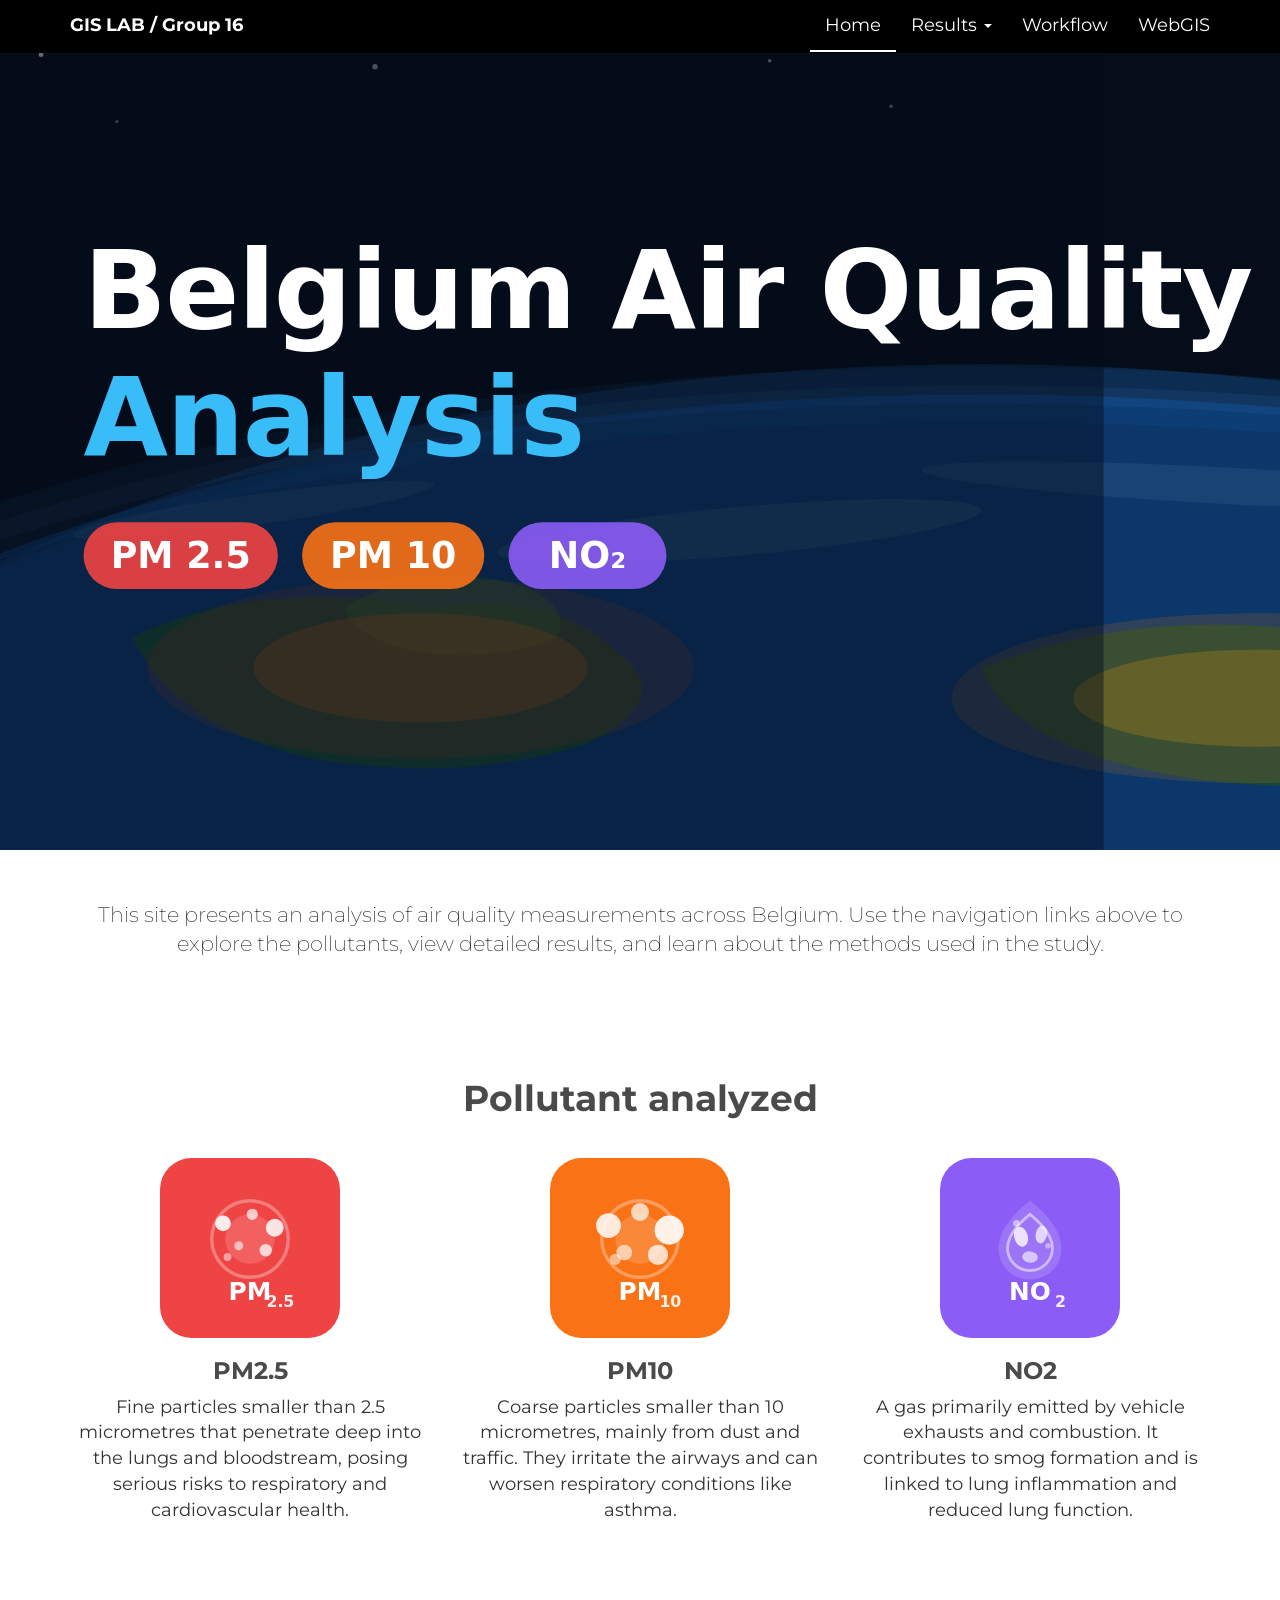
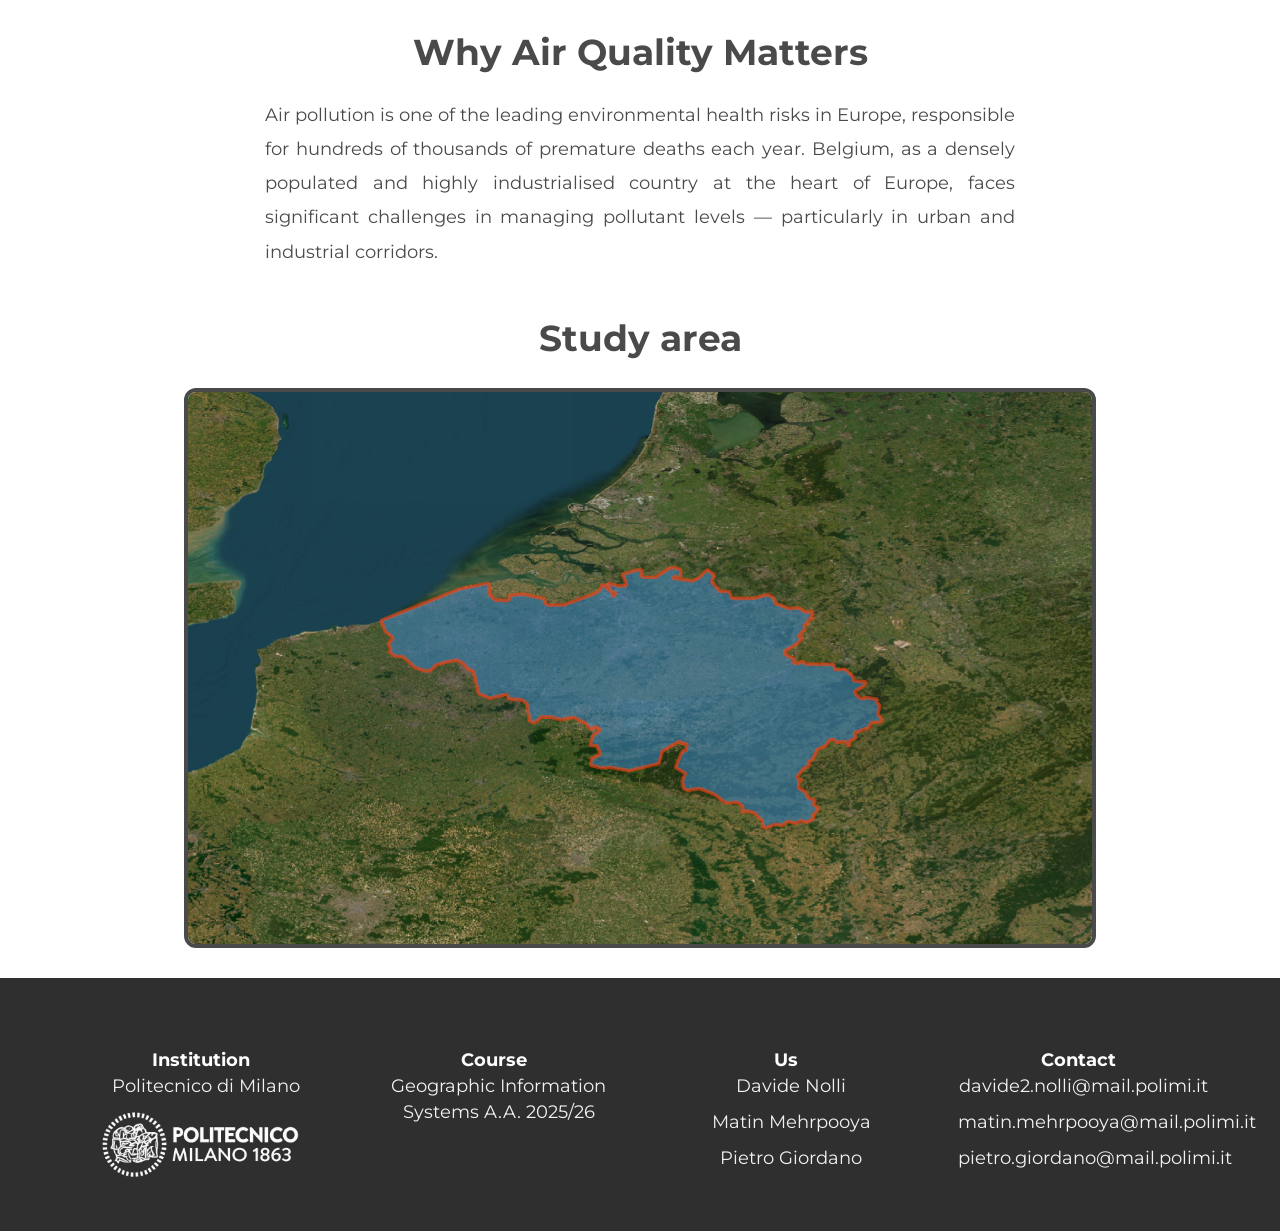
<file: index.html>
<!DOCTYPE html>
<html lang="en">
  <head>
    <meta charset="utf-8">
    <meta http-equiv="X-UA-Compatible" content="IE=edge">
    <meta name="viewport" content="width=device-width, initial-scale=1">
    <title>Belgium case study group 16</title>

    <link href="assets/css/bootstrap.css" rel="stylesheet">
    <link href="assets/css/style.css" rel="stylesheet">
    <link href="assets/css/font-awesome.min.css" rel="stylesheet">

    <style>
      /* Stile per centrare e spaziare i blocchi */
      .gallery {
          margin-bottom: 30px;
      }
      .gallery img {
          margin-bottom: 15px;
      }
    </style>
  </head>

  <body>

<div class="navbar navbar-default navbar-fixed-top" role="navigation">
  <div class="container">
    <div class="navbar-header">
      <button type="button" class="navbar-toggle" data-toggle="collapse" data-target=".navbar-collapse">
        <span class="sr-only">Toggle navigation</span>
        <span class="icon-bar"></span>
        <span class="icon-bar"></span>
        <span class="icon-bar"></span>
      </button>
      <a class="navbar-brand" href="index.html">GIS LAB / Group 16</a>
    </div>
    <div class="navbar-collapse collapse">
      <ul class="nav navbar-nav navbar-right">
        <li class="active"><a href="index.html">Home</a></li>
        <li class="dropdown">
          <a href="#" class="dropdown-toggle" data-toggle="dropdown">Results <span class="caret"></span></a>
          <ul class="dropdown-menu">
            <li><a href="pm10.html">PM10</a></li>
            <li><a href="pm2p5.html">PM2.5</a></li>
            <li><a href="no2.html">NO2</a></li>
          </ul>
        </li>
        <li><a href="workflow.html">Workflow</a></li>
        <li><a href="webgis.html">WebGIS</a></li>
      </ul>
    </div>
  </div>
</div>

<div id="headerwrap">
  <div class="container">
    <div class="row centered"></div>
  </div>
</div>

<div class="container" style="margin-top:50px;">
  <div class="row">
    <div class="col-lg-12 centered text-center">
      <p class="lead">This site presents an analysis of air quality measurements across Belgium. Use the navigation links above to explore the pollutants, view detailed results, and learn about the methods used in the study.</p>
    </div>
  </div>
</div>
 
<section id="works">
  <div class="container">
    <div class="row centered mt mb">
      <h1>Pollutant analyzed</h1>
      
      <div class="col-lg-4 col-md-4 col-sm-4 gallery text-center">
        <a href="pm2p5.html"><img src="assets/img/Icons/icon-pm25.svg" class="img-responsive center-block" alt="PM2.5 icon"></a>
        <div class="icon-description">
          <h3>PM2.5</h3>
          <p>Fine particles smaller than 2.5 micrometres that penetrate deep into the lungs and bloodstream, posing serious risks to respiratory and cardiovascular health.</p>
        </div>
      </div>

      <div class="col-lg-4 col-md-4 col-sm-4 gallery text-center">
        <a href="pm10.html"><img src="assets/img/Icons/icon-pm10.svg" class="img-responsive center-block" alt="PM10 icon"></a>
        <div class="icon-description">
          <h3>PM10</h3>
          <p>Coarse particles smaller than 10 micrometres, mainly from dust and traffic. They irritate the airways and can worsen respiratory conditions like asthma.</p>
        </div>
      </div>

      <div class="col-lg-4 col-md-4 col-sm-4 gallery text-center">
        <a href="no2.html"><img src="assets/img/Icons/icon-no2.svg" class="img-responsive center-block" alt="NO2 icon"></a>
        <div class="icon-description">
          <h3>NO2</h3>
          <p>A gas primarily emitted by vehicle exhausts and combustion. It contributes to smog formation and is linked to lung inflammation and reduced lung function.</p>
        </div>
      </div>
      
    </div>
  </div>
</section>

<div class="container intro-section">
  <div class="row">
    <div class="col-lg-8 col-lg-offset-2 text-center">
      <h2>Why Air Quality Matters</h2>
      <p class="lead">
        Air pollution is one of the leading environmental health risks in Europe, responsible for 
        hundreds of thousands of premature deaths each year. Belgium, as a densely populated and 
        highly industrialised country at the heart of Europe, faces significant challenges in 
        managing pollutant levels — particularly in urban and industrial corridors.
      </p>
    </div>
  </div>
</div>

<div class="container">
  <div class="row">
    <div class="col-lg-12 centered text-center">
      <h1 class="mt" style="margin-bottom: 30px; margin-top: -15px;">Study area</h1>
      <img src="assets/img/map.png" alt="Study area - Belgium" style="width:80%; max-width:80%; height:560px; object-fit:cover; margin-bottom:30px; border: 4px solid #4a4a4a; border-radius:12px; display:inline-block;">
    </div>
  </div>
</div>
 
 <!-- ── FOOTER ── -->
  <div id="footerwrap">
    <div class="container">
      <div class="row centered">
        <div class="col-lg-3">
          <div class="footer-label"><strong>Institution</strong></div>
          <p class="footer-val">Politecnico di Milano</p>
          <img src="assets/img/logo-polimi.png" style="width:200px">

        </div>
        <div class="col-lg-3">
          <div class="footer-label"><strong>Course</strong></div>
          <p class="footer-val">Geographic Information Systems A.A. 2025/26</p>
        </div>
        <div class="col-lg-3">
          <div class="footer-label"><strong>Us</strong></div>
          <p class="footer-val">Davide Nolli</p>
          <p class="footer-val">Matin Mehrpooya</p>
          <p class="footer-val">Pietro Giordano</p>
        </div>
        <div class="col-lg-3">
          <div class="footer-label"><strong>Contact</strong></div>
          <p class="footer-val">davide2.nolli@mail.polimi.it</p>
          <p class="footer-val">matin.mehrpooya@mail.polimi.it</p>
          <p class="footer-val">pietro.giordano@mail.polimi.it</p>
      </div>
    </div>
  </div>

<script src="https://ajax.googleapis.com/ajax/libs/jquery/1.11.0/jquery.min.js"></script>
<script src="assets/js/bootstrap.min.js"></script>
</body>
</html>
</file>
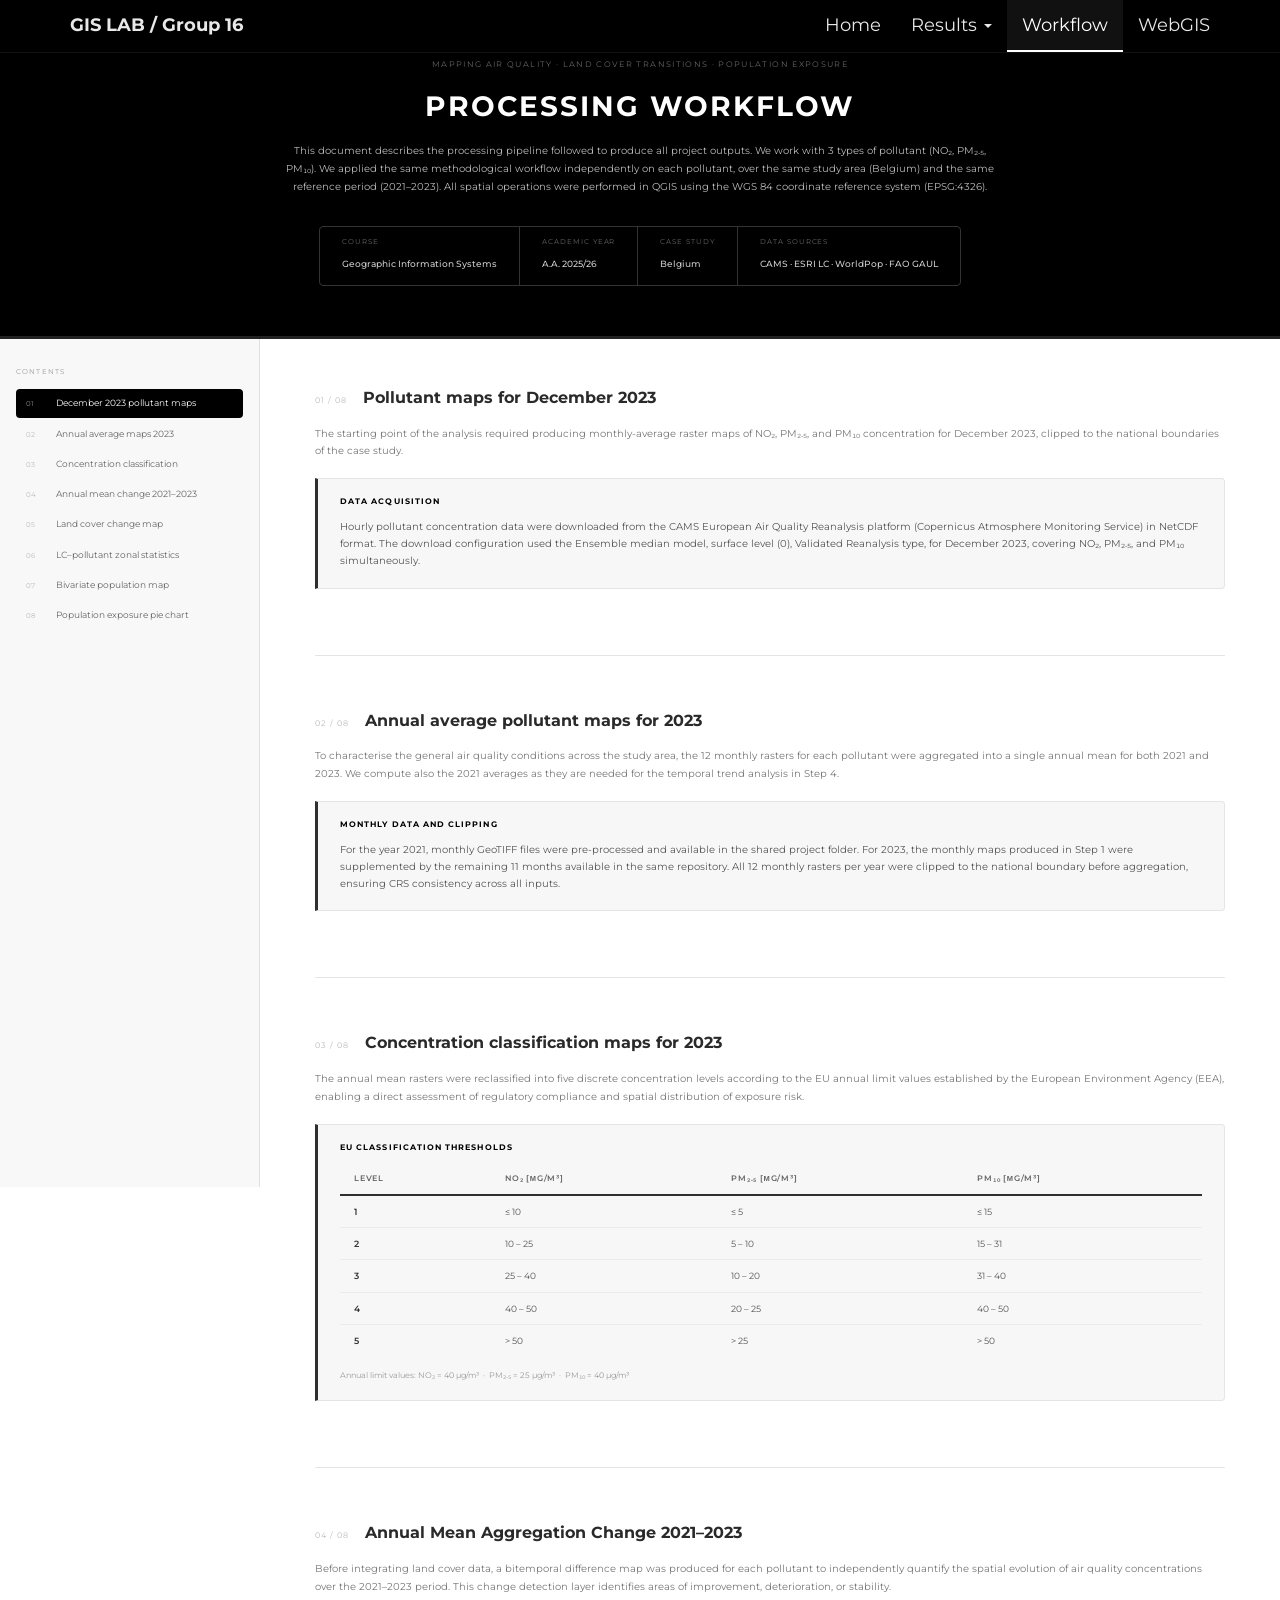
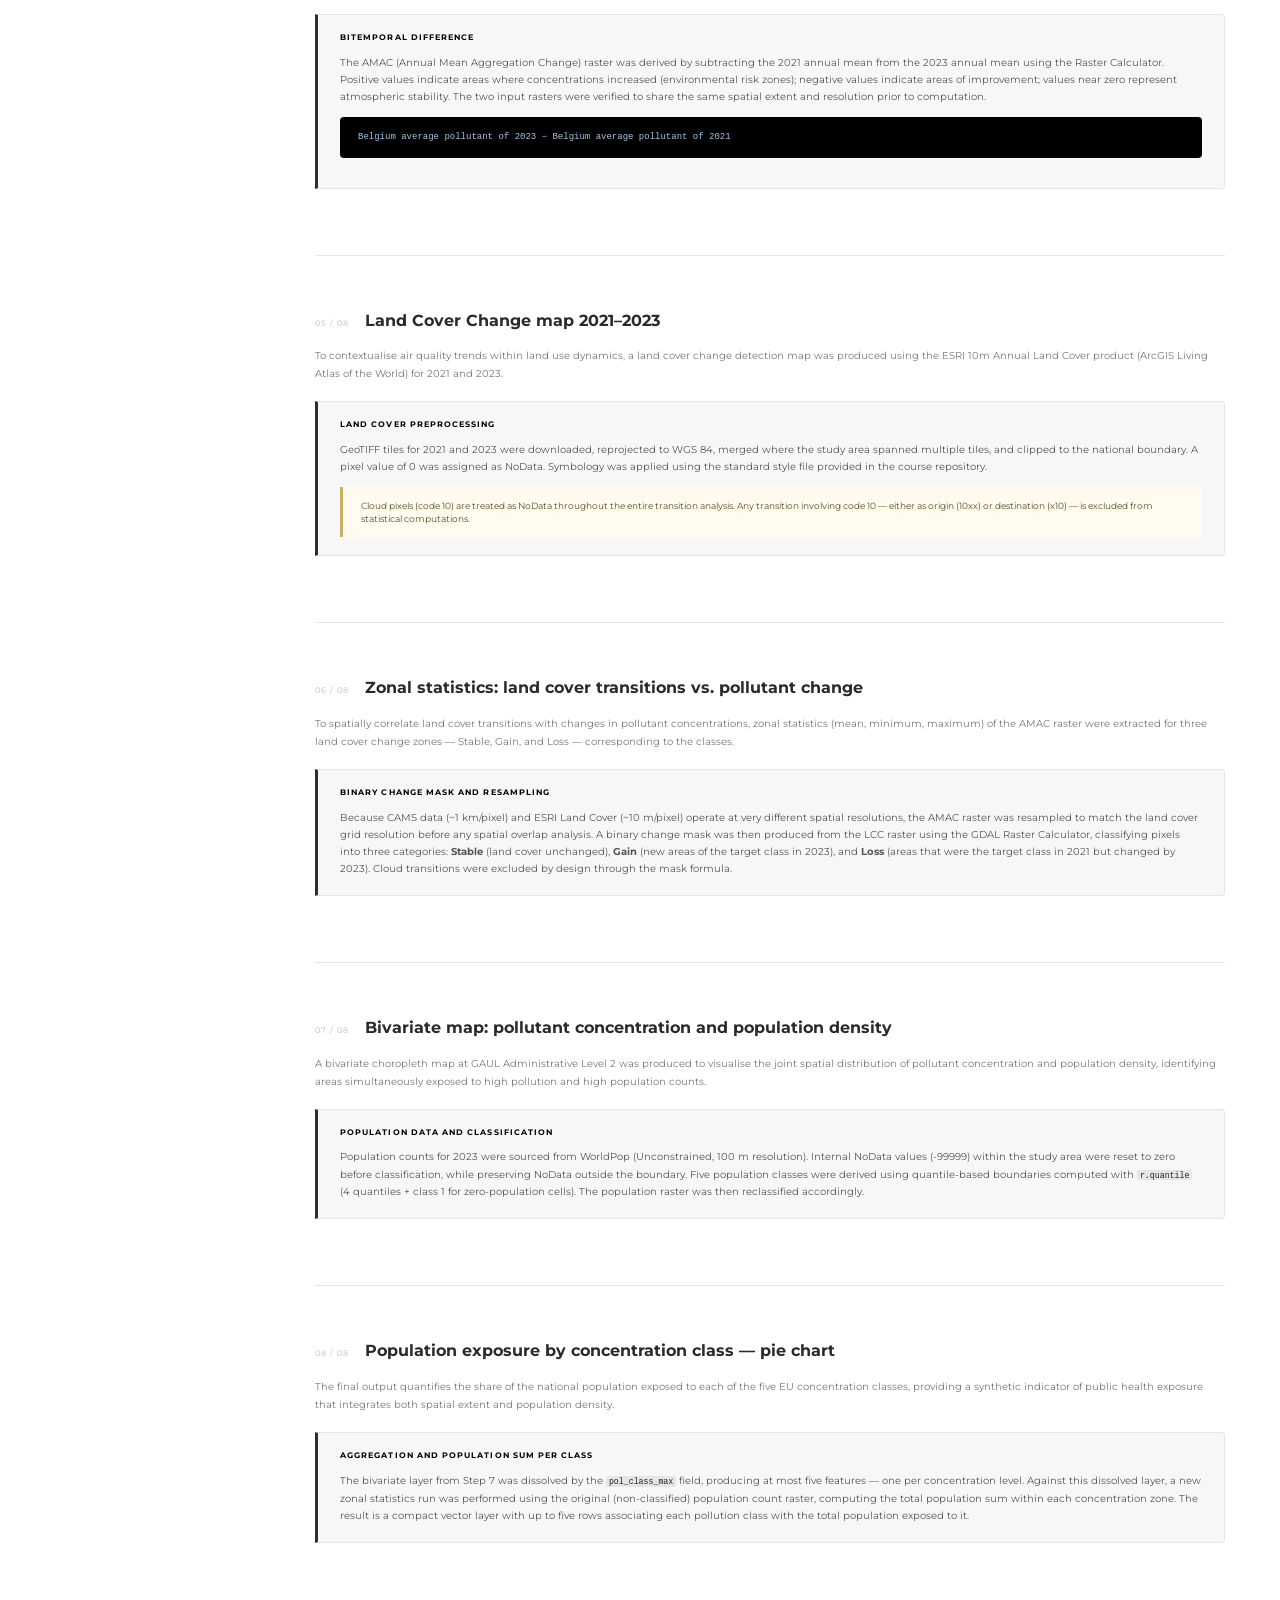
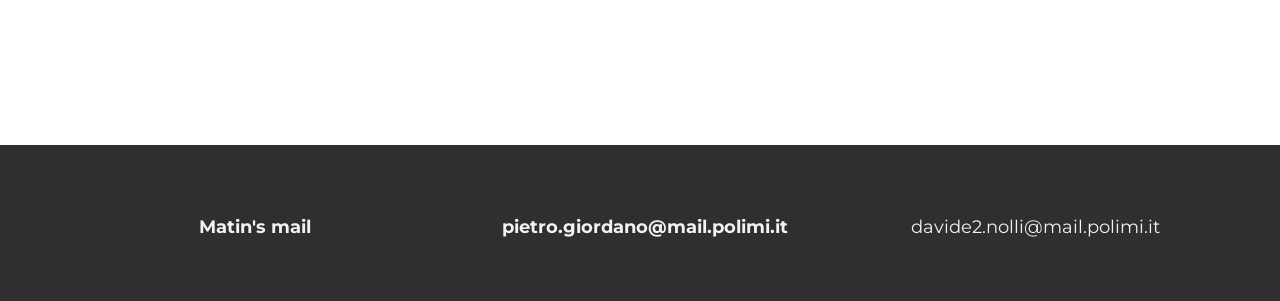
<file: workflow nuovo.html>
<!DOCTYPE html>
<html lang="en">
<head>
  <meta charset="utf-8">
  <meta http-equiv="X-UA-Compatible" content="IE=edge">
  <meta name="viewport" content="width=device-width, initial-scale=1">
  <title>Workflow — GIS Project 2025/26</title>

  <link href="assets/css/bootstrap.css" rel="stylesheet">
  <link href="assets/css/style.css" rel="stylesheet">
  <link href="assets/css/font-awesome.min.css" rel="stylesheet">

  <style>
    /* ── NAVBAR grey override ── */
    .navbar-default {
      background-color: #000 !important;
      border-color: #111 !important;
    }
    .navbar-default .navbar-brand,
    .navbar-default .nav > li > a {
      color: #e8e8e8 !important;
    }
    .navbar-default .navbar-brand:hover,
    .navbar-default .nav > li > a:hover {
      color: #fff !important;
      background-color: #222 !important;
    }
    .navbar-default .nav > li.active > a,
    .navbar-default .nav > li.active > a:hover {
      color: #fff !important;
      background-color: #111 !important;
    }
    .navbar-default .navbar-toggle { border-color: #555; }
    .navbar-default .navbar-toggle .icon-bar { background-color: #ccc; }
    .navbar-default .dropdown-menu {
      background-color: #000;
      border-color: #111;
    }
    .navbar-default .dropdown-menu > li > a {
      color: #e8e8e8 !important;
    }
    .navbar-default .dropdown-menu > li > a:hover {
      background-color: #222 !important;
      color: #fff !important;
    }

    /* ── HERO BANNER ── */
    #workflow-hero {
      background: #000;
      padding: 60px 0 50px;
      text-align: center;
      border-bottom: 3px solid #222;
      margin-bottom: 0;
    }
    #workflow-hero .mono-tag {
      font-size: 0.75rem;
      letter-spacing: 0.18em;
      text-transform: uppercase;
      color: #666;
      margin-bottom: 16px;
    }
    #workflow-hero h1 {
      font-size: 2.8rem;
      font-weight: 700;
      color: #fff;
      letter-spacing: 2px;
      text-transform: uppercase;
      margin-bottom: 20px;
    }
    #workflow-hero p {
      color: #bbb;
      font-size: 1rem;
      max-width: 720px;
      margin: 0 auto 30px;
      line-height: 1.8;
    }
    .meta-strip {
      display: inline-flex;
      flex-wrap: wrap;
      justify-content: center;
      gap: 0;
      border: 1px solid #333;
      border-radius: 4px;
      overflow: hidden;
    }
    .meta-strip .meta-item {
      padding: 10px 22px;
      border-right: 1px solid #333;
      text-align: left;
    }
    .meta-strip .meta-item:last-child { border-right: none; }
    .meta-strip .meta-key {
      font-size: 0.68rem;
      letter-spacing: 0.14em;
      text-transform: uppercase;
      color: #666;
      display: block;
      margin-bottom: 3px;
    }
    .meta-strip .meta-val {
      font-size: 0.88rem;
      color: #ccc;
      font-weight: 500;
    }

    /* ── PAGE LAYOUT ── */
    #page-body {
      display: flex;
      align-items: flex-start;
    }

    /* ── SIDEBAR ── */
    #toc-sidebar {
      width: 260px;
      flex-shrink: 0;
      position: sticky;
      top: 52px;
      height: calc(100vh - 52px);
      overflow-y: auto;
      background: #f8f8f8;
      border-right: 1px solid #e0e0e0;
      padding: 28px 16px;
    }
    .toc-label {
      font-size: 0.72rem;
      letter-spacing: 0.16em;
      text-transform: uppercase;
      color: #999;
      margin-bottom: 12px;
    }
    .toc-list { list-style: none; padding: 0; margin: 0; }
    .toc-list li { margin-bottom: 2px; }
    .toc-list a {
      display: flex;
      align-items: flex-start;
      gap: 10px;
      padding: 8px 10px;
      border-radius: 4px;
      font-size: 0.88rem;
      color: #666;
      text-decoration: none;
      transition: background 0.12s, color 0.12s;
      line-height: 1.4;
    }
    .toc-list a:hover { background: #ebebeb; color: #333; }
    .toc-list a.active { background: #000; color: #fff; }
    .toc-num {
      font-size: 0.7rem;
      color: #bbb;
      flex-shrink: 0;
      margin-top: 2px;
      min-width: 20px;
    }
    .toc-list a.active .toc-num { color: #888; }

    /* ── MAIN CONTENT ── */
    #main-content {
      flex: 1;
      padding: 50px 55px 80px;
      min-width: 0;
    }

    /* ── STEP ── */
    .step-section {
      margin-bottom: 56px;
      padding-bottom: 56px;
      border-bottom: 1px solid #e5e5e5;
      opacity: 0;
      transform: translateY(14px);
      transition: opacity 0.45s ease, transform 0.45s ease;
    }
    .step-section:last-child { border-bottom: none; }
    .step-section.visible { opacity: 1; transform: none; }

    .step-header {
      display: flex;
      align-items: baseline;
      gap: 16px;
      margin-bottom: 18px;
    }
    .step-counter {
      font-size: 0.78rem;
      letter-spacing: 0.12em;
      color: #bbb;
      flex-shrink: 0;
      padding-top: 5px;
    }
    .step-section h2 {
      font-size: 1.6rem;
      font-weight: 700;
      color: #2a2a2a;
      margin: 0;
    }
    .step-context {
      color: #777;
      font-size: 0.97rem;
      line-height: 1.85;
      margin-bottom: 18px;
    }

    /* ── PANEL ── */
    .info-panel {
      background: #f7f7f7;
      border: 1px solid #e5e5e5;
      border-left: 3px solid #2f2f2f;
      border-radius: 0 4px 4px 0;
      padding: 18px 22px;
      margin-bottom: 10px;
    }
    .panel-label {
      font-size: 0.76rem;
      letter-spacing: 0.14em;
      text-transform: uppercase;
      color: #000;
      margin-bottom: 10px;
      font-weight: 700;
    }
    .info-panel p {
      font-size: 0.95rem;
      color: #555;
      line-height: 1.8;
      margin: 0;
    }
    .info-panel p + p { margin-top: 8px; }

    /* ── TABLE ── */
    .tbl-wrap { overflow-x: auto; margin: 12px 0; }
    .tbl-wrap table {
      width: 100%;
      border-collapse: collapse;
      font-size: 0.92rem;
    }
    .tbl-wrap thead tr { border-bottom: 2px solid #2f2f2f; }
    .tbl-wrap th {
      font-size: 0.75rem;
      letter-spacing: 0.1em;
      text-transform: uppercase;
      color: #666;
      padding: 9px 14px;
      font-weight: 600;
      text-align: left;
    }
    .tbl-wrap td {
      padding: 9px 14px;
      border-bottom: 1px solid #ececec;
      color: #555;
    }
    .tbl-wrap tr:last-child td { border-bottom: none; }
    .tbl-wrap td:first-child {
      font-weight: 600;
      color: #333;
    }
    .tbl-wrap tbody tr:hover { background: #fafafa; }

    /* ── CODE / FORMULA ── */
    code {
      font-size: 0.87em;
      background: rgba(0,0,0,0.07);
      padding: 0.1em 0.35em;
      border-radius: 2px;
      color: #222;
    }
    .formula-block {
      background: #000;
      color: #a8c4e0;
      font-family: 'Courier New', Courier, monospace;
      font-size: 0.9rem;
      padding: 14px 18px;
      border-radius: 4px;
      margin: 12px 0;
      overflow-x: auto;
    }

    /* ── NOTE ── */
    .note {
      border-left: 3px solid #c8b060;
      background: #fffbef;
      padding: 12px 18px;
      margin-top: 12px;
      font-size: 0.92rem;
      color: #5a5020;
      border-radius: 0 3px 3px 0;
    }

    /* ── RESPONSIVE ── */
    @media (max-width: 768px) {
      #toc-sidebar { display: none; }
      #main-content { padding: 28px 18px 60px; }
      #workflow-hero h1 { font-size: 1.9rem; letter-spacing: 1px; }
      .meta-strip .meta-item { border-right: none; border-bottom: 1px solid #555; }
      .meta-strip .meta-item:last-child { border-bottom: none; }
    }
  </style>
</head>
<body>

  <!-- ── NAVBAR (identical to site) ── -->
  <div class="navbar navbar-default navbar-fixed-top" role="navigation">
    <div class="container">
      <div class="navbar-header">
        <button type="button" class="navbar-toggle" data-toggle="collapse" data-target=".navbar-collapse">
          <span class="sr-only">Toggle navigation</span>
          <span class="icon-bar"></span>
          <span class="icon-bar"></span>
          <span class="icon-bar"></span>
        </button>
        <a class="navbar-brand" href="index.html">GIS LAB / Group 16</a>
      </div>
      <div class="navbar-collapse collapse">
        <ul class="nav navbar-nav navbar-right">
          <li><a href="index.html">Home</a></li>
          <li class="dropdown">
            <a href="#" class="dropdown-toggle" data-toggle="dropdown">Results <span class="caret"></span></a>
            <ul class="dropdown-menu">
              <li><a href="pm10.html">PM10</a></li>
              <li><a href="#works">PM2.5</a></li>
              <li><a href="no2.html">NO2</a></li>
            </ul>
          </li>
          <li class="active"><a href="workflow.html">Workflow</a></li>
          <li><a href="webgis.html">WebGIS</a></li>
        </ul>
      </div>
    </div>
  </div>

  <!-- ── HERO ── -->
  <div id="workflow-hero">
    <div class="mono-tag">Mapping Air Quality · Land Cover Transitions · Population Exposure</div>
    <h1>Processing Workflow</h1>
    <p>This document describes the processing pipeline followed to produce all project outputs. We work with 3 types of pollutant (NO₂, PM₂.₅, PM₁₀). We applied the same methodological workflow independently on each pollutant, over the same study area (Belgium) and the same reference period (2021–2023). All spatial operations were performed in QGIS using the WGS 84 coordinate reference system (EPSG:4326).</p>
    <div class="meta-strip">
      <div class="meta-item">
        <span class="meta-key">Course</span>
        <span class="meta-val">Geographic Information Systems</span>
      </div>
      <div class="meta-item">
        <span class="meta-key">Academic year</span>
        <span class="meta-val">A.A. 2025/26</span>
      </div>
      <div class="meta-item">
        <span class="meta-key">Case study</span>
        <span class="meta-val">Belgium</span>
      </div>
      <div class="meta-item">
        <span class="meta-key">Data sources</span>
        <span class="meta-val">CAMS · ESRI LC · WorldPop · FAO GAUL</span>
      </div>
    </div>
  </div>

  <!-- ── BODY ── -->
  <div id="page-body">

    <nav id="toc-sidebar">
      <div class="toc-label">Contents</div>
      <ul class="toc-list">
        <li><a href="#step1" class="toc-link"><span class="toc-num">01</span>December 2023 pollutant maps</a></li>
        <li><a href="#step2" class="toc-link"><span class="toc-num">02</span>Annual average maps 2023</a></li>
        <li><a href="#step3" class="toc-link"><span class="toc-num">03</span>Concentration classification</a></li>
        <li><a href="#step4" class="toc-link"><span class="toc-num">04</span>Annual mean change 2021–2023</a></li>
        <li><a href="#step5" class="toc-link"><span class="toc-num">05</span>Land cover change map</a></li>
        <li><a href="#step6" class="toc-link"><span class="toc-num">06</span>LC–pollutant zonal statistics</a></li>
        <li><a href="#step7" class="toc-link"><span class="toc-num">07</span>Bivariate population map</a></li>
        <li><a href="#step8" class="toc-link"><span class="toc-num">08</span>Population exposure pie chart</a></li>
      </ul>
    </nav>

    <main id="main-content">

      <section class="step-section" id="step1">
        <div class="step-header">
          <span class="step-counter">01 / 08</span>
          <h2>Pollutant maps for December 2023</h2>
        </div>
        <p class="step-context">The starting point of the analysis required producing monthly-average raster maps of NO₂, PM₂.₅, and PM₁₀ concentration for December 2023, clipped to the national boundaries of the case study.</p>
        <div class="info-panel">
          <div class="panel-label">Data acquisition</div>
          <p>Hourly pollutant concentration data were downloaded from the CAMS European Air Quality Reanalysis platform (Copernicus Atmosphere Monitoring Service) in NetCDF format. The download configuration used the Ensemble median model, surface level (0), Validated Reanalysis type, for December 2023, covering NO₂, PM₂.₅, and PM₁₀ simultaneously.</p>
        </div>
      </section>

      <section class="step-section" id="step2">
        <div class="step-header">
          <span class="step-counter">02 / 08</span>
          <h2>Annual average pollutant maps for 2023</h2>
        </div>
        <p class="step-context">To characterise the general air quality conditions across the study area, the 12 monthly rasters for each pollutant were aggregated into a single annual mean for both 2021 and 2023. We compute also the 2021 averages as they are needed for the temporal trend analysis in Step 4.</p>
        <div class="info-panel">
          <div class="panel-label">Monthly data and clipping</div>
          <p>For the year 2021, monthly GeoTIFF files were pre-processed and available in the shared project folder. For 2023, the monthly maps produced in Step 1 were supplemented by the remaining 11 months available in the same repository. All 12 monthly rasters per year were clipped to the national boundary before aggregation, ensuring CRS consistency across all inputs.</p>
        </div>
      </section>

      <section class="step-section" id="step3">
        <div class="step-header">
          <span class="step-counter">03 / 08</span>
          <h2>Concentration classification maps for 2023</h2>
        </div>
        <p class="step-context">The annual mean rasters were reclassified into five discrete concentration levels according to the EU annual limit values established by the European Environment Agency (EEA), enabling a direct assessment of regulatory compliance and spatial distribution of exposure risk.</p>
        <div class="info-panel">
          <div class="panel-label">EU classification thresholds</div>
          <div class="tbl-wrap">
            <table>
              <thead>
                <tr><th>Level</th><th>NO₂ [µg/m³]</th><th>PM₂.₅ [µg/m³]</th><th>PM₁₀ [µg/m³]</th></tr>
              </thead>
              <tbody>
                <tr><td>1</td><td>≤ 10</td><td>≤ 5</td><td>≤ 15</td></tr>
                <tr><td>2</td><td>10 – 25</td><td>5 – 10</td><td>15 – 31</td></tr>
                <tr><td>3</td><td>25 – 40</td><td>10 – 20</td><td>31 – 40</td></tr>
                <tr><td>4</td><td>40 – 50</td><td>20 – 25</td><td>40 – 50</td></tr>
                <tr><td>5</td><td>&gt; 50</td><td>&gt; 25</td><td>&gt; 50</td></tr>
              </tbody>
            </table>
          </div>
          <p style="margin-top:8px; font-size:0.8rem; color:#999;">Annual limit values: NO₂ = 40 µg/m³ &nbsp;·&nbsp; PM₂.₅ = 25 µg/m³ &nbsp;·&nbsp; PM₁₀ = 40 µg/m³</p>
        </div>
      </section>

      <section class="step-section" id="step4">
        <div class="step-header">
          <span class="step-counter">04 / 08</span>
          <h2>Annual Mean Aggregation Change 2021–2023</h2>
        </div>
        <p class="step-context">Before integrating land cover data, a bitemporal difference map was produced for each pollutant to independently quantify the spatial evolution of air quality concentrations over the 2021–2023 period. This change detection layer identifies areas of improvement, deterioration, or stability.</p>
        <div class="info-panel">
          <div class="panel-label">Bitemporal difference</div>
          <p>The AMAC (Annual Mean Aggregation Change) raster was derived by subtracting the 2021 annual mean from the 2023 annual mean using the Raster Calculator. Positive values indicate areas where concentrations increased (environmental risk zones); negative values indicate areas of improvement; values near zero represent atmospheric stability. The two input rasters were verified to share the same spatial extent and resolution prior to computation.</p>
          <div class="formula-block">Belgium average pollutant of 2023 − Belgium average pollutant of 2021</div>
        </div>
      </section>

      <section class="step-section" id="step5">
        <div class="step-header">
          <span class="step-counter">05 / 08</span>
          <h2>Land Cover Change map 2021–2023</h2>
        </div>
        <p class="step-context">To contextualise air quality trends within land use dynamics, a land cover change detection map was produced using the ESRI 10m Annual Land Cover product (ArcGIS Living Atlas of the World) for 2021 and 2023.</p>
        <div class="info-panel">
          <div class="panel-label">Land cover preprocessing</div>
          <p>GeoTIFF tiles for 2021 and 2023 were downloaded, reprojected to WGS 84, merged where the study area spanned multiple tiles, and clipped to the national boundary. A pixel value of 0 was assigned as NoData. Symbology was applied using the standard style file provided in the course repository.</p>
          <div class="note">Cloud pixels (code 10) are treated as NoData throughout the entire transition analysis. Any transition involving code 10 — either as origin (10xx) or destination (x10) — is excluded from statistical computations.</div>
        </div>
      </section>

      <section class="step-section" id="step6">
        <div class="step-header">
          <span class="step-counter">06 / 08</span>
          <h2>Zonal statistics: land cover transitions vs. pollutant change</h2>
        </div>
        <p class="step-context">To spatially correlate land cover transitions with changes in pollutant concentrations, zonal statistics (mean, minimum, maximum) of the AMAC raster were extracted for three land cover change zones — Stable, Gain, and Loss — corresponding to the classes.</p>
        <div class="info-panel">
          <div class="panel-label">Binary change mask and resampling</div>
          <p>Because CAMS data (~1 km/pixel) and ESRI Land Cover (~10 m/pixel) operate at very different spatial resolutions, the AMAC raster was resampled to match the land cover grid resolution before any spatial overlap analysis. A binary change mask was then produced from the LCC raster using the GDAL Raster Calculator, classifying pixels into three categories: <strong>Stable</strong> (land cover unchanged), <strong>Gain</strong> (new areas of the target class in 2023), and <strong>Loss</strong> (areas that were the target class in 2021 but changed by 2023). Cloud transitions were excluded by design through the mask formula.</p>
        </div>
      </section>

      <section class="step-section" id="step7">
        <div class="step-header">
          <span class="step-counter">07 / 08</span>
          <h2>Bivariate map: pollutant concentration and population density</h2>
        </div>
        <p class="step-context">A bivariate choropleth map at GAUL Administrative Level 2 was produced to visualise the joint spatial distribution of pollutant concentration and population density, identifying areas simultaneously exposed to high pollution and high population counts.</p>
        <div class="info-panel">
          <div class="panel-label">Population data and classification</div>
          <p>Population counts for 2023 were sourced from WorldPop (Unconstrained, 100 m resolution). Internal NoData values (-99999) within the study area were reset to zero before classification, while preserving NoData outside the boundary. Five population classes were derived using quantile-based boundaries computed with <code>r.quantile</code> (4 quantiles + class 1 for zero-population cells). The population raster was then reclassified accordingly.</p>
        </div>
      </section>

      <section class="step-section" id="step8">
        <div class="step-header">
          <span class="step-counter">08 / 08</span>
          <h2>Population exposure by concentration class — pie chart</h2>
        </div>
        <p class="step-context">The final output quantifies the share of the national population exposed to each of the five EU concentration classes, providing a synthetic indicator of public health exposure that integrates both spatial extent and population density.</p>
        <div class="info-panel">
          <div class="panel-label">Aggregation and population sum per class</div>
          <p>The bivariate layer from Step 7 was dissolved by the <code>pol_class_max</code> field, producing at most five features — one per concentration level. Against this dissolved layer, a new zonal statistics run was performed using the original (non-classified) population count raster, computing the total population sum within each concentration zone. The result is a compact vector layer with up to five rows associating each pollution class with the total population exposed to it.</p>
        </div>
      </section>

    </main>
  </div>

  <!-- ── FOOTER (identical to site) ── -->
  <div id="footerwrap">
    <div class="container">
      <div class="row centered">
        <div class="col-lg-4"><p><b>Matin's mail</b></p></div>
        <div class="col-lg-4"><p><b>pietro.giordano@mail.polimi.it</b></p></div>
        <div class="col-lg-4"><p>davide2.nolli@mail.polimi.it</p></div>
      </div>
    </div>
  </div>

  <script src="https://ajax.googleapis.com/ajax/libs/jquery/1.11.0/jquery.min.js"></script>
  <script src="assets/js/bootstrap.min.js"></script>

  <script>
    // Scroll-in animation
    const steps = document.querySelectorAll('.step-section');
    const obs = new IntersectionObserver(entries => {
      entries.forEach(e => {
        if (e.isIntersecting) { e.target.classList.add('visible'); obs.unobserve(e.target); }
      });
    }, { threshold: 0.06 });
    steps.forEach(s => obs.observe(s));

    // TOC active highlight
    const secObs = new IntersectionObserver(entries => {
      entries.forEach(e => {
        const link = document.querySelector('.toc-link[href="#' + e.target.id + '"]');
        if (link) link.classList.toggle('active', e.isIntersecting);
      });
    }, { rootMargin: '-40% 0px -55% 0px' });
    steps.forEach(s => secObs.observe(s));
  </script>
</body>
</html>
</file>
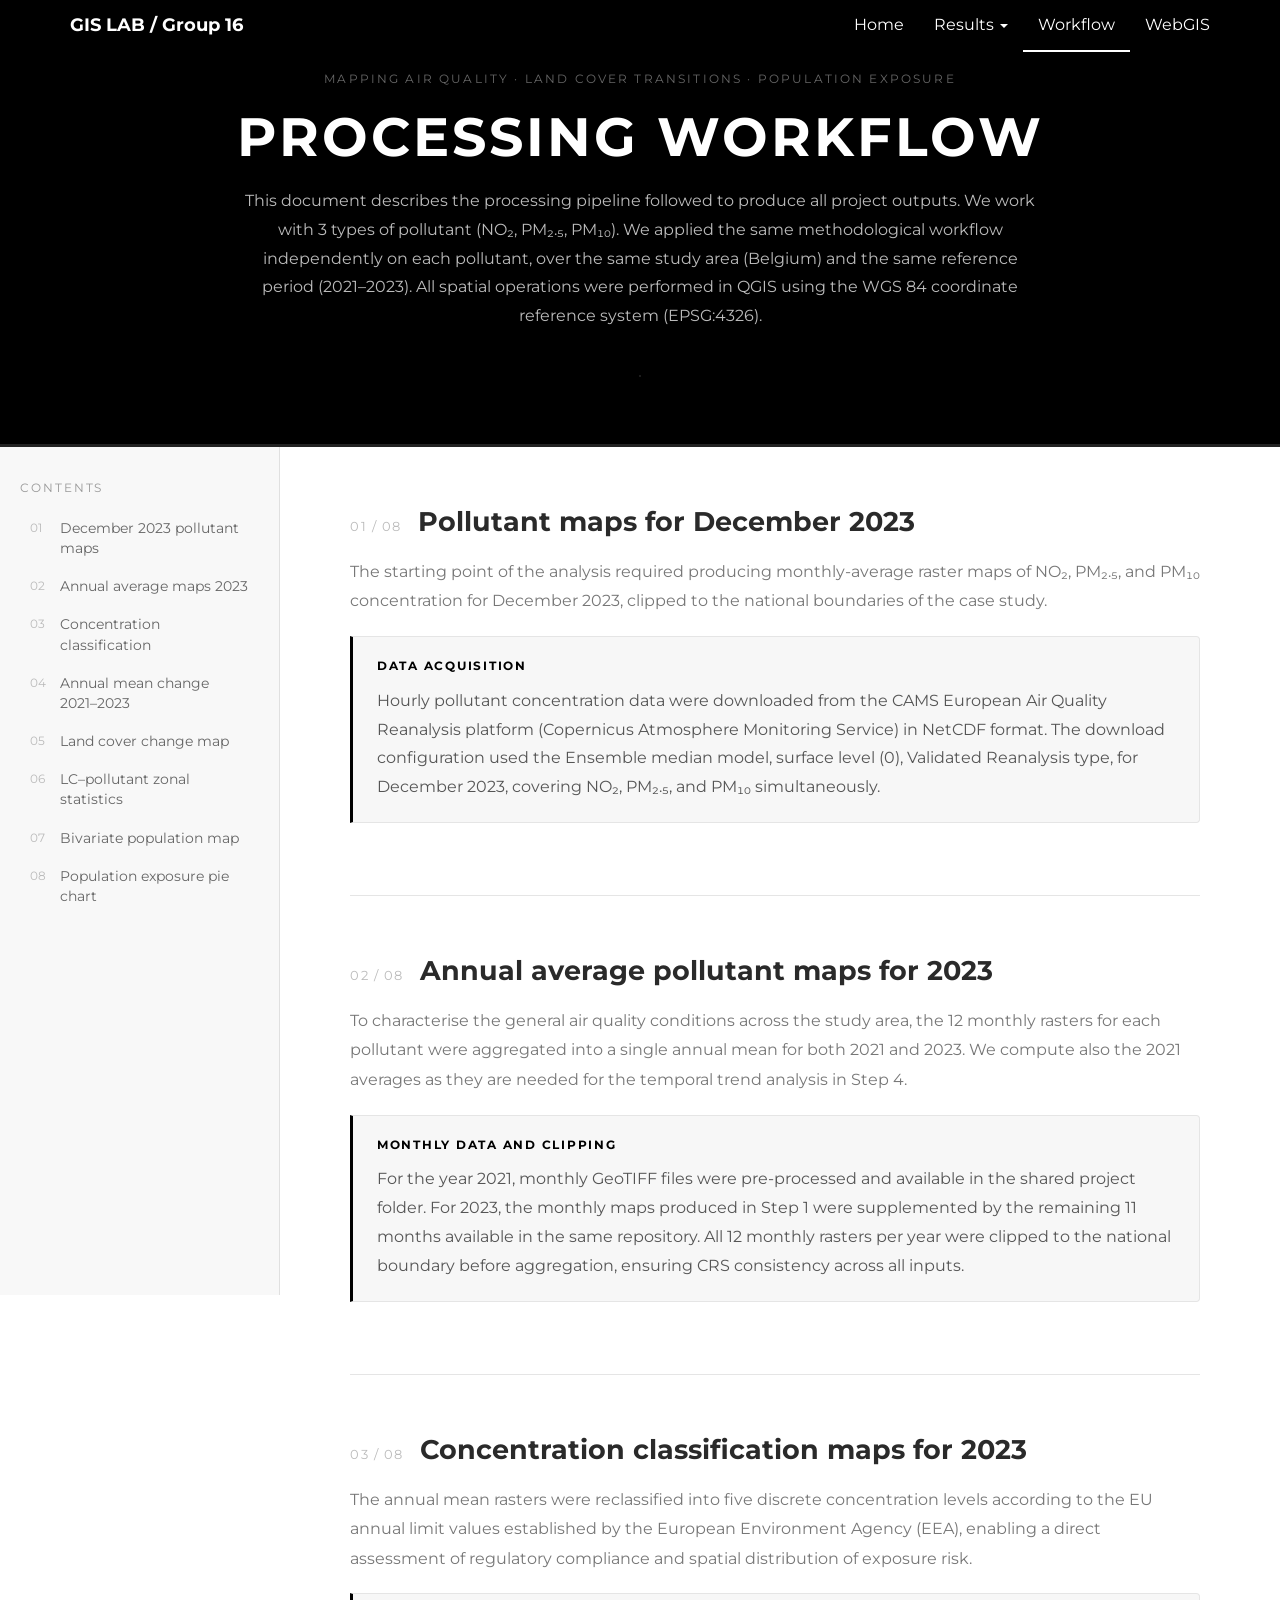
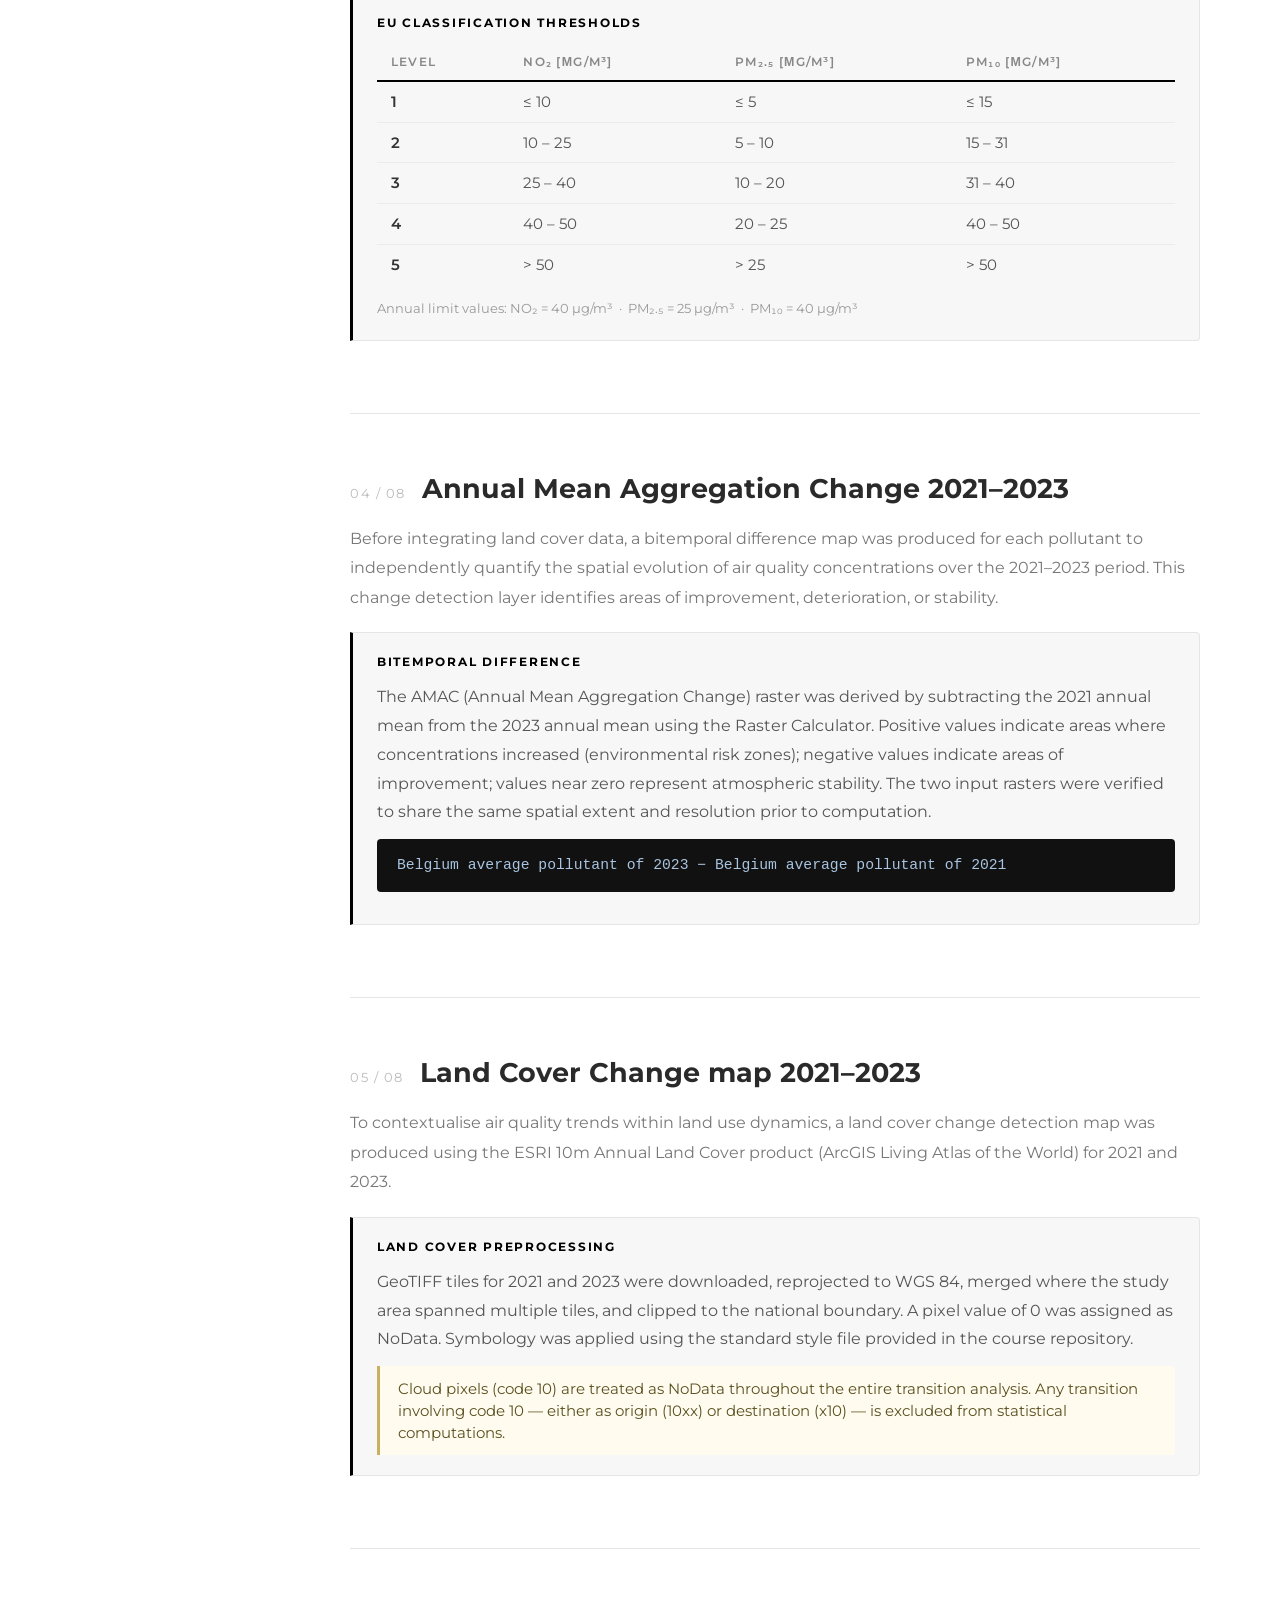
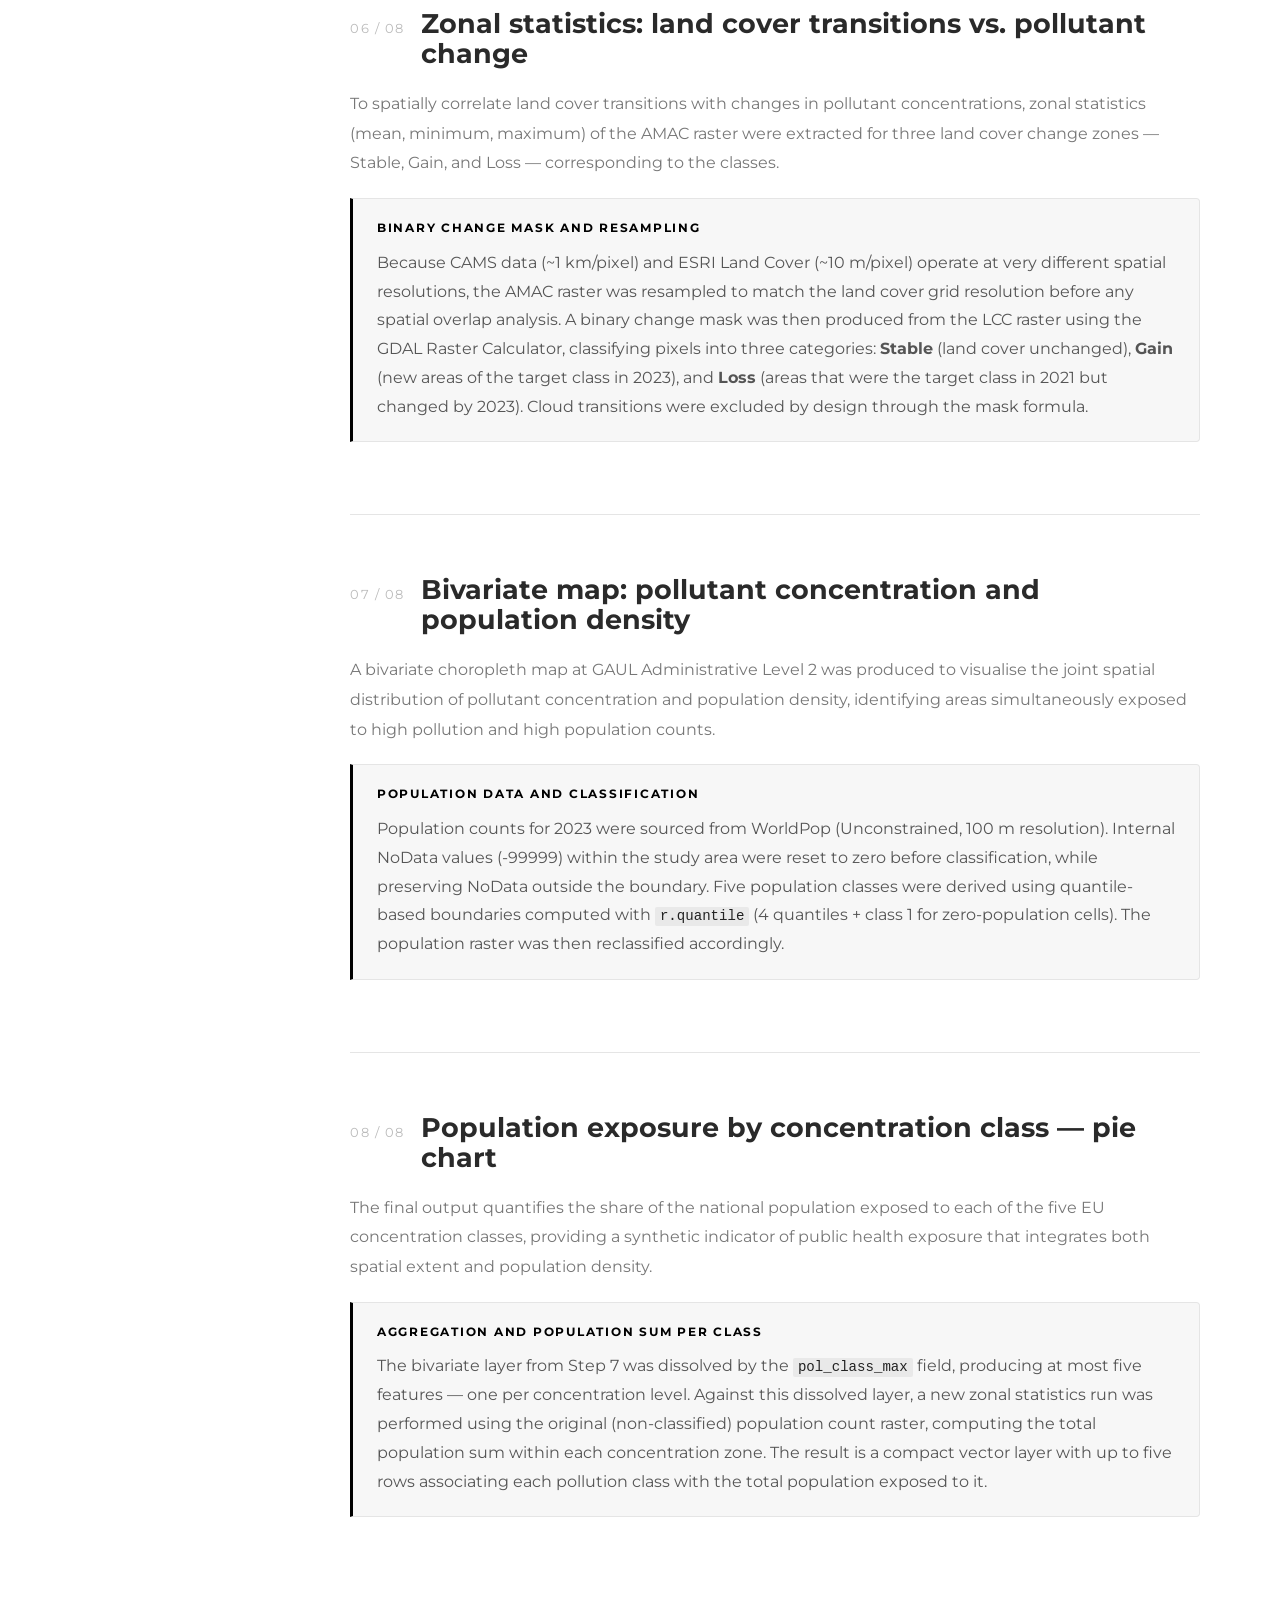
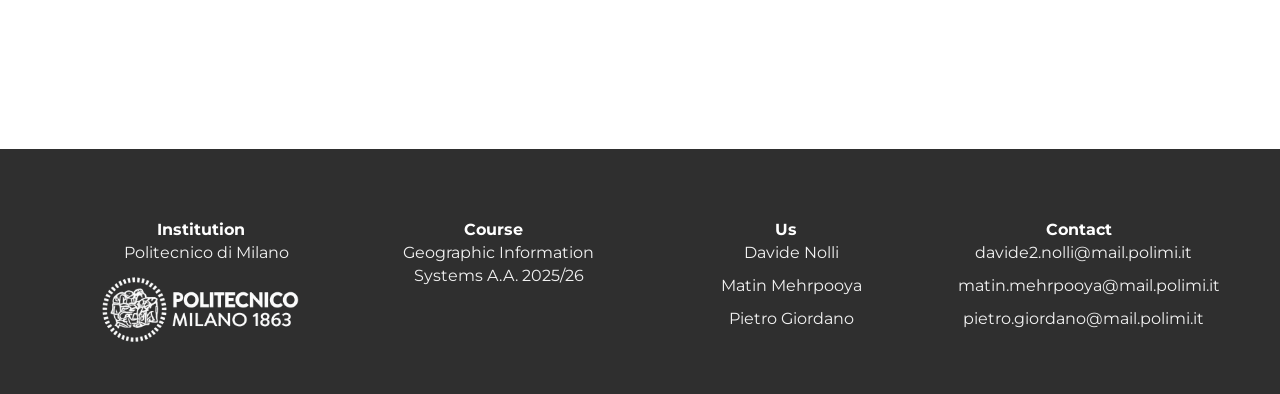
<file: workflow.html>
<!DOCTYPE html>
<html lang="en">
<head>
  <meta charset="utf-8">
  <meta http-equiv="X-UA-Compatible" content="IE=edge">
  <meta name="viewport" content="width=device-width, initial-scale=1">
  <title>Workflow — GIS Project 2025/26</title>

  <link href="assets/css/bootstrap.css" rel="stylesheet">
  <link href="assets/css/style.css" rel="stylesheet">
  <link href="assets/css/font-awesome.min.css" rel="stylesheet">
  <link href="assets/css/workflow.css" rel="stylesheet">
</head>
<body>

  <!-- ── NAVBAR ── -->
  <div class="navbar navbar-default navbar-fixed-top" role="navigation">
    <div class="container">
      <div class="navbar-header">
        <button type="button" class="navbar-toggle" data-toggle="collapse" data-target=".navbar-collapse">
          <span class="sr-only">Toggle navigation</span>
          <span class="icon-bar"></span>
          <span class="icon-bar"></span>
          <span class="icon-bar"></span>
        </button>
        <a class="navbar-brand" href="index.html">GIS LAB / Group 16</a>
      </div>
      <div class="navbar-collapse collapse">
        <ul class="nav navbar-nav navbar-right">
          <li><a href="index.html">Home</a></li>
          <li class="dropdown">
            <a href="#" class="dropdown-toggle" data-toggle="dropdown">Results <span class="caret"></span></a>
            <ul class="dropdown-menu">
              <li><a href="pm10.html">PM10</a></li>
              <li><a href="pm2p5.html">PM2.5</a></li>
              <li><a href="no2.html">NO2</a></li>
            </ul>
          </li>
          <li class="active"><a href="workflow.html">Workflow</a></li>
          <li><a href="webgis.html">WebGIS</a></li>
        </ul>
      </div>
    </div>
  </div>

  <!-- ── HERO ── -->
  <div id="workflow-hero">
    <div class="mono-tag">Mapping Air Quality · Land Cover Transitions · Population Exposure</div>
    <h1>Processing Workflow</h1>
    <p>This document describes the processing pipeline followed to produce all project outputs. We work with 3 types of pollutant (NO₂, PM₂.₅, PM₁₀). We applied the same methodological workflow independently on each pollutant, over the same study area (Belgium) and the same reference period (2021–2023). All spatial operations were performed in QGIS using the WGS 84 coordinate reference system (EPSG:4326).</p>
    <div class="meta-strip">
    </div>
  </div>

  <!-- ── BODY ── -->
  <div id="page-body">

    <nav id="toc-sidebar">
      <div class="toc-label">Contents</div>
      <ul class="toc-list">
        <li><a href="#step1" class="toc-link"><span class="toc-num">01</span>December 2023 pollutant maps</a></li>
        <li><a href="#step2" class="toc-link"><span class="toc-num">02</span>Annual average maps 2023</a></li>
        <li><a href="#step3" class="toc-link"><span class="toc-num">03</span>Concentration classification</a></li>
        <li><a href="#step4" class="toc-link"><span class="toc-num">04</span>Annual mean change 2021–2023</a></li>
        <li><a href="#step5" class="toc-link"><span class="toc-num">05</span>Land cover change map</a></li>
        <li><a href="#step6" class="toc-link"><span class="toc-num">06</span>LC–pollutant zonal statistics</a></li>
        <li><a href="#step7" class="toc-link"><span class="toc-num">07</span>Bivariate population map</a></li>
        <li><a href="#step8" class="toc-link"><span class="toc-num">08</span>Population exposure pie chart</a></li>
      </ul>
    </nav>

    <main id="main-content">

      <section class="step-section" id="step1">
        <div class="step-header">
          <span class="step-counter">01 / 08</span>
          <h2>Pollutant maps for December 2023</h2>
        </div>
        <p class="step-context">The starting point of the analysis required producing monthly-average raster maps of NO₂, PM₂.₅, and PM₁₀ concentration for December 2023, clipped to the national boundaries of the case study.</p>
        <div class="info-panel">
          <div class="panel-label">Data acquisition</div>
          <p>Hourly pollutant concentration data were downloaded from the CAMS European Air Quality Reanalysis platform (Copernicus Atmosphere Monitoring Service) in NetCDF format. The download configuration used the Ensemble median model, surface level (0), Validated Reanalysis type, for December 2023, covering NO₂, PM₂.₅, and PM₁₀ simultaneously.</p>
        </div>
      </section>

      <section class="step-section" id="step2">
        <div class="step-header">
          <span class="step-counter">02 / 08</span>
          <h2>Annual average pollutant maps for 2023</h2>
        </div>
        <p class="step-context">To characterise the general air quality conditions across the study area, the 12 monthly rasters for each pollutant were aggregated into a single annual mean for both 2021 and 2023. We compute also the 2021 averages as they are needed for the temporal trend analysis in Step 4.</p>
        <div class="info-panel">
          <div class="panel-label">Monthly data and clipping</div>
          <p>For the year 2021, monthly GeoTIFF files were pre-processed and available in the shared project folder. For 2023, the monthly maps produced in Step 1 were supplemented by the remaining 11 months available in the same repository. All 12 monthly rasters per year were clipped to the national boundary before aggregation, ensuring CRS consistency across all inputs.</p>
        </div>
      </section>

      <section class="step-section" id="step3">
        <div class="step-header">
          <span class="step-counter">03 / 08</span>
          <h2>Concentration classification maps for 2023</h2>
        </div>
        <p class="step-context">The annual mean rasters were reclassified into five discrete concentration levels according to the EU annual limit values established by the European Environment Agency (EEA), enabling a direct assessment of regulatory compliance and spatial distribution of exposure risk.</p>
        <div class="info-panel">
          <div class="panel-label">EU classification thresholds</div>
          <div class="tbl-wrap">
            <table>
              <thead>
                <tr><th>Level</th><th>NO₂ [µg/m³]</th><th>PM₂.₅ [µg/m³]</th><th>PM₁₀ [µg/m³]</th></tr>
              </thead>
              <tbody>
                <tr><td>1</td><td>≤ 10</td><td>≤ 5</td><td>≤ 15</td></tr>
                <tr><td>2</td><td>10 – 25</td><td>5 – 10</td><td>15 – 31</td></tr>
                <tr><td>3</td><td>25 – 40</td><td>10 – 20</td><td>31 – 40</td></tr>
                <tr><td>4</td><td>40 – 50</td><td>20 – 25</td><td>40 – 50</td></tr>
                <tr><td>5</td><td>&gt; 50</td><td>&gt; 25</td><td>&gt; 50</td></tr>
              </tbody>
            </table>
          </div>
          <p style="margin-top:8px; font-size:0.8rem; color:#999;">Annual limit values: NO₂ = 40 µg/m³ &nbsp;·&nbsp; PM₂.₅ = 25 µg/m³ &nbsp;·&nbsp; PM₁₀ = 40 µg/m³</p>
        </div>
      </section>

      <section class="step-section" id="step4">
        <div class="step-header">
          <span class="step-counter">04 / 08</span>
          <h2>Annual Mean Aggregation Change 2021–2023</h2>
        </div>
        <p class="step-context">Before integrating land cover data, a bitemporal difference map was produced for each pollutant to independently quantify the spatial evolution of air quality concentrations over the 2021–2023 period. This change detection layer identifies areas of improvement, deterioration, or stability.</p>
        <div class="info-panel">
          <div class="panel-label">Bitemporal difference</div>
          <p>The AMAC (Annual Mean Aggregation Change) raster was derived by subtracting the 2021 annual mean from the 2023 annual mean using the Raster Calculator. Positive values indicate areas where concentrations increased (environmental risk zones); negative values indicate areas of improvement; values near zero represent atmospheric stability. The two input rasters were verified to share the same spatial extent and resolution prior to computation.</p>
          <div class="formula-block">Belgium average pollutant of 2023 − Belgium average pollutant of 2021</div>
        </div>
      </section>

      <section class="step-section" id="step5">
        <div class="step-header">
          <span class="step-counter">05 / 08</span>
          <h2>Land Cover Change map 2021–2023</h2>
        </div>
        <p class="step-context">To contextualise air quality trends within land use dynamics, a land cover change detection map was produced using the ESRI 10m Annual Land Cover product (ArcGIS Living Atlas of the World) for 2021 and 2023.</p>
        <div class="info-panel">
          <div class="panel-label">Land cover preprocessing</div>
          <p>GeoTIFF tiles for 2021 and 2023 were downloaded, reprojected to WGS 84, merged where the study area spanned multiple tiles, and clipped to the national boundary. A pixel value of 0 was assigned as NoData. Symbology was applied using the standard style file provided in the course repository.</p>
          <div class="note">Cloud pixels (code 10) are treated as NoData throughout the entire transition analysis. Any transition involving code 10 — either as origin (10xx) or destination (x10) — is excluded from statistical computations.</div>
        </div>
      </section>

      <section class="step-section" id="step6">
        <div class="step-header">
          <span class="step-counter">06 / 08</span>
          <h2>Zonal statistics: land cover transitions vs. pollutant change</h2>
        </div>
        <p class="step-context">To spatially correlate land cover transitions with changes in pollutant concentrations, zonal statistics (mean, minimum, maximum) of the AMAC raster were extracted for three land cover change zones — Stable, Gain, and Loss — corresponding to the classes.</p>
        <div class="info-panel">
          <div class="panel-label">Binary change mask and resampling</div>
          <p>Because CAMS data (~1 km/pixel) and ESRI Land Cover (~10 m/pixel) operate at very different spatial resolutions, the AMAC raster was resampled to match the land cover grid resolution before any spatial overlap analysis. A binary change mask was then produced from the LCC raster using the GDAL Raster Calculator, classifying pixels into three categories: <strong>Stable</strong> (land cover unchanged), <strong>Gain</strong> (new areas of the target class in 2023), and <strong>Loss</strong> (areas that were the target class in 2021 but changed by 2023). Cloud transitions were excluded by design through the mask formula.</p>
        </div>
      </section>

      <section class="step-section" id="step7">
        <div class="step-header">
          <span class="step-counter">07 / 08</span>
          <h2>Bivariate map: pollutant concentration and population density</h2>
        </div>
        <p class="step-context">A bivariate choropleth map at GAUL Administrative Level 2 was produced to visualise the joint spatial distribution of pollutant concentration and population density, identifying areas simultaneously exposed to high pollution and high population counts.</p>
        <div class="info-panel">
          <div class="panel-label">Population data and classification</div>
          <p>Population counts for 2023 were sourced from WorldPop (Unconstrained, 100 m resolution). Internal NoData values (-99999) within the study area were reset to zero before classification, while preserving NoData outside the boundary. Five population classes were derived using quantile-based boundaries computed with <code>r.quantile</code> (4 quantiles + class 1 for zero-population cells). The population raster was then reclassified accordingly.</p>
        </div>
      </section>

      <section class="step-section" id="step8">
        <div class="step-header">
          <span class="step-counter">08 / 08</span>
          <h2>Population exposure by concentration class — pie chart</h2>
        </div>
        <p class="step-context">The final output quantifies the share of the national population exposed to each of the five EU concentration classes, providing a synthetic indicator of public health exposure that integrates both spatial extent and population density.</p>
        <div class="info-panel">
          <div class="panel-label">Aggregation and population sum per class</div>
          <p>The bivariate layer from Step 7 was dissolved by the <code>pol_class_max</code> field, producing at most five features — one per concentration level. Against this dissolved layer, a new zonal statistics run was performed using the original (non-classified) population count raster, computing the total population sum within each concentration zone. The result is a compact vector layer with up to five rows associating each pollution class with the total population exposed to it.</p>
        </div>
      </section>

    </main>
  </div>

  <!-- ── FOOTER ── -->
  <div id="footerwrap">
    <div class="container">
      <div class="row centered">
        <div class="col-lg-3">
          <div class="footer-label"><strong>Institution</strong></div>
          <p class="footer-val">Politecnico di Milano</p>
          <img src="assets/img/logo-polimi.png" style="width:200px">
        </div>
        <div class="col-lg-3">
          <div class="footer-label"><strong>Course</strong></div>
          <p class="footer-val">Geographic Information Systems A.A. 2025/26</p>
        </div>
        <div class="col-lg-3">
          <div class="footer-label"><strong>Us</strong></div>
          <p class="footer-val">Davide Nolli</p>
          <p class="footer-val">Matin Mehrpooya </p>
          <p class="footer-val">Pietro Giordano</p>
        </div>
        <div class="col-lg-3">
          <div class="footer-label"><strong>Contact</strong></div>
          <p class="footer-val">davide2.nolli@mail.polimi.it</p>
          <p class="footer-val">matin.mehrpooya@mail.polimi.it</p>
          <p class="footer-val">pietro.giordano@mail.polimi.it</p>
      </div>
    </div>
  </div>

  <script src="https://ajax.googleapis.com/ajax/libs/jquery/1.11.0/jquery.min.js"></script>
  <script src="assets/js/bootstrap.min.js"></script>
  <script src="assets/js/workflow.js"></script>
</body>
</html>
</file>
<file: assets/css/style.css>
@import url(http://fonts.googleapis.com/css?family=Montserrat:400,700);


::-moz-selection {
    background: #f2c2c9;
    color: #a4003a;
    text-shadow: none;
}
.footer-label {
    color: #ffffff; 
}

.footer-val {
    color: #ffffff; 
}
::selection {
    background: #16a085;
    color: #a4003a;
    text-shadow: none;
}


 hr {
    display: block;
    height: 1px;
    border: 0;
    border-top: 1px solid #ccc;
    margin: 1em 0;
    padding: 0;
}

.centered {
	text-align: center
}

.mt {
	margin-top: 80px;
}

.mb {
	margin-bottom: 80px;
}


body {
    font-family: 'Montserrat', sans-serif;
    font-weight: 400;
    font-size: 18px;

    -webkit-font-smoothing: antialiased;
    -webkit-overflow-scrolling: touch;
}

h1, h2, h3, h4, h5, h6 {
	font-weight: 700;
    color: #4a4a4a;
}


.navbar-brand {
	font-weight: 700;
}

.navbar-default .navbar-brand {
	color: #ffffff;
}

.navbar-default {
	background-color: Black;
	border-color: transparent;
}

.navbar-default .navbar-nav > .active > a, .navbar-default .navbar-nav > .active > a:hover, .navbar-default .navbar-nav > .active > a:focus {
	color: #ffffff;
	background-color: transparent;
	border-bottom: 2px solid #ffffff
}

.navbar-default .navbar-nav > li > a {
	color: #ffffff;
}

.navbar-default .dropdown-menu {
  background-color: #000000;
  border-color: #444;
}

.navbar-default .dropdown-menu > li > a {
  color: #ffffff;
}

.navbar-default .dropdown-menu > li > a:hover {
  background-color: #222;
  color: #ffffff;
}

.navbar-default .navbar-nav > .open > a,
.navbar-default .navbar-nav > .open > a:hover,
.navbar-default .navbar-nav > .open > a:focus {
  color: #ffffff;
  background-color: transparent;
}


#headerwrap {
	background: url(../img/Title/air_quality_banner_v3.svg) no-repeat center top;
	margin-top: 0px;
	padding-top: 500px;
	text-align: center;
	background-attachment: scroll;
	background-position: -50px top;
	min-height: 850px;
	width: 100%;

	-webkit-background-size: cover;
	-moz-background-size: cover;
	-o-background-size: cover;
	background-size: cover;
}

#headerwrap h1 {
	color:#ffffff;
	padding-top: 10px;
	padding-bottom: 20px;
	letter-spacing: 4px;
	font-size: 80px;
	font-weight: bold;
}

#headerwrap h4 {
	font-weight: 400;
	color: #ffffff
}

#footerwrap {
	padding-top: 70px;
	padding-bottom: 50px;
	background-color: #2f2f2f;
}

#footerwrap p {
	color: #f2f2f2;
	margin-left: 10px;
}

#workwrap {	
	background: url(../img/work.jpg) no-repeat center top;
	margin-top: -70px;
	padding-top: 250px;
	text-align:center;
	background-attachment: relative;
	background-position: center center;
	min-height: 650px;
	width: 100%;
	
    -webkit-background-size: 100%;
    -moz-background-size: 100%;
    -o-background-size: 100%;
    background-size: 100%;

    -webkit-background-size: cover;
    -moz-background-size: cover;
    -o-background-size: cover;
    background-size: cover;
}

#workwrap h1 {
	color:#ffffff;
	padding-top: 10px;
	padding-bottom: 20px;
	letter-spacing: 4px;
	font-size: 80px;
	font-weight: bold;
}

#workwrap h4 {
	font-weight: 400;
	color: #ffffff
}

#aboutwrap {	
	background: url(../img/about.jpg) no-repeat center top;
	margin-top: -70px;
	padding-top: 250px;
	text-align:center;
	background-attachment: relative;
	background-position: center center;
	min-height: 550px;
	width: 100%;
	
    -webkit-background-size: 100%;
    -moz-background-size: 100%;
    -o-background-size: 100%;
    background-size: 100%;

    -webkit-background-size: cover;
    -moz-background-size: cover;
    -o-background-size: cover;
    background-size: cover;
}





.gallery {
	margin-top: 30px;
}

.gallery img:hover {
	opacity: 0.4;
}



#container_pollutant {
  max-width: 1100px;
  margin: 0 auto;
  padding: 2rem 1.5rem;
}

#page-header_pollutant {
  text-align: center;
  margin-bottom: 6rem;
  margin-top: 9rem;
}

#page-title_pollutant {
  font-size: 7rem;
  margin-bottom: 2rem;
}

#page-subtitle_pollutant {
  color: #666;
  font-size: 1rem;
}

.section_pollutant {
  display: flex;
  align-items: center;
  gap: 2rem;
  margin-bottom: 4rem;
  padding-bottom: 4rem;
  
}

.section_pollutant.reverse {
  flex-direction: row-reverse;
}

.section_pollutant img {
  width: 55%;
  border-radius: 10px;
  object-fit: cover;
}

.section-text_pollutant h2 {
  font-size: 4rem;
  margin-bottom: 0.8rem;
  margin-left: -10px;
  
}

.section-text_pollutant p {
  line-height: 1.8;
  color: #000000;
  text-align: left;
}

@media (max-width: 650px) {
  .section_pollutant,
  .section_pollutant.reverse {
    flex-direction: column;
  }
  .section_pollutant img {
    width: 100%;
  }
}


.gallery {
  text-align: center;
  padding: 0 15px;
}

.gallery img {
  margin: 0 auto;
  display: block;
  width: 180px;
  height: 180px;
}

.icon-description {
  text-align: center;
}

.intro-section {
  margin-top: -30px;
  margin-bottom: 50px;
}

.intro-section h2 {
  font-family: 'Montserrat', sans-serif;
  font-size: 3ch;
  font-weight: 700;
  color: #4a4a4a;
  margin-bottom: 25px;
  position: relative;
  display: inline-block;
}



.intro-section .lead {
  font-family: 'Montserrat', sans-serif;
  font-weight: 400;
  font-size: 18px;
  text-align: justify;
  line-height: 1.9;
  color: #4a4a4a;
  margin-bottom: 15px;
}

.intro-section p {
  font-family: 'Montserrat', sans-serif;
  font-weight: 400;
  font-size: 18px;
  text-align: justify;
  line-height: 1.9;
  color: #4a4a4a;
   margin-bottom: 50px;
}
</file>
<file: assets/css/workflow.css>
*, *::before, *::after { box-sizing: border-box; }
html { scroll-behavior: smooth; font-size: 16px; }

body {
  font-size: 1rem;
  color: #2f2f2f;
  background: #fff;
  -webkit-font-smoothing: antialiased;
}


#workflow-hero {
  background: #000;
  padding: 70px 40px 60px;
  text-align: center;
  border-bottom: 3px solid #222;
  margin-bottom: 0;
}
#workflow-hero .mono-tag {
  font-size: 0.75rem;
  letter-spacing: 0.18em;
  text-transform: uppercase;
  color: #666;
  margin-bottom: 16px;
}
#workflow-hero h1 {
  font-size: 3.4rem;
  font-weight: 700;
  color: #fff;
  letter-spacing: 3px;
  text-transform: uppercase;
  margin-bottom: 20px;
}
#workflow-hero p {
  color: #bbb;
  font-size: 1rem;
  max-width: 800px;
  margin: 0 auto 30px;
  line-height: 1.8;
}
.meta-strip {
  display: inline-flex;
  flex-wrap: wrap;
  justify-content: center;
  gap: 0;
  border: 1px solid #333;
  border-radius: 4px;
  overflow: hidden;
}
.meta-strip .meta-item {
  padding: 10px 22px;
  border-right: 1px solid #333;
  text-align: left;
}
.meta-strip .meta-item:last-child { border-right: none; }
.meta-strip .meta-key {
  font-size: 0.7rem;
  letter-spacing: 0.14em;
  text-transform: uppercase;
  color: #666;
  display: block;
  margin-bottom: 3px;
}
.meta-strip .meta-val {
  font-size: 0.9rem;
  color: #ccc;
  font-weight: 500;
}


#page-body {
  display: flex;
  align-items: flex-start;
}

#toc-sidebar {
  width: 280px;
  flex-shrink: 0;
  position: sticky;
  top: 52px;
  height: calc(100vh - 52px);
  overflow-y: auto;
  background: #f8f8f8;
  border-right: 1px solid #e0e0e0;
  padding: 32px 20px;
}
.toc-label {
  font-size: 0.75rem;
  letter-spacing: 0.16em;
  text-transform: uppercase;
  color: #999;
  margin-bottom: 14px;
}
.toc-list { list-style: none; padding: 0; margin: 0; }
.toc-list li { margin-bottom: 2px; }
.toc-list a {
  display: flex;
  align-items: flex-start;
  gap: 10px;
  padding: 8px 10px;
  border-radius: 4px;
  font-size: 0.9rem;
  color: #666;
  text-decoration: none;
  transition: background 0.12s, color 0.12s;
  line-height: 1.4;
}
.toc-list a:hover { background: #ebebeb; color: #333; }
.toc-list a.active { background: #000; color: #fff; }
.toc-num {
  font-size: 0.72rem;
  color: #bbb;
  flex-shrink: 0;
  margin-top: 2px;
  min-width: 20px;
}
.toc-list a.active .toc-num { color: #aaa; }


#main-content {
  flex: 1;
  padding: 60px 80px 100px 70px;
  min-width: 0;
}

.step-section {
  margin-bottom: 60px;
  padding-bottom: 60px;
  border-bottom: 1px solid #e5e5e5;
  opacity: 0;
  transform: translateY(14px);
  transition: opacity 0.45s ease, transform 0.45s ease;
}
.step-section:last-child { border-bottom: none; }
.step-section.visible { opacity: 1; transform: none; }

.step-header {
  display: flex;
  align-items: baseline;
  gap: 16px;
  margin-bottom: 20px;
}
.step-counter {
  font-size: 0.8rem;
  letter-spacing: 0.12em;
  color: #bbb;
  flex-shrink: 0;
  padding-top: 6px;
}
.step-section h2 {
  font-size: 1.7rem;
  font-weight: 700;
  color: #2a2a2a;
  margin: 0;
}
.step-context {
  color: #777;
  font-size: 1rem;
  line-height: 1.85;
  margin-bottom: 20px;
}


.info-panel {
  background: #f7f7f7;
  border: 1px solid #e5e5e5;
  border-left: 3px solid #000;
  border-radius: 0 4px 4px 0;
  padding: 20px 24px;
  margin-bottom: 12px;
}
.panel-label {
  font-size: 0.78rem;
  letter-spacing: 0.14em;
  text-transform: uppercase;
  color: #000;
  margin-bottom: 12px;
  font-weight: 700;
}
.info-panel p {
  font-size: 1rem;
  color: #555;
  line-height: 1.8;
  margin: 0;
}
.info-panel p + p { margin-top: 8px; }

.footer-label {
    color: #ffffff;
}
#footerwrap {
  padding-top: 70px;
  padding-bottom: 50px;
  background-color: #2f2f2f;
}

#footerwrap p {
  margin-left: 10px;
  color: #f2f2f2;
}

.tbl-wrap { overflow-x: auto; margin: 12px 0; }
.tbl-wrap table {
  width: 100%;
  border-collapse: collapse;
  font-size: 0.95rem;
}
.tbl-wrap thead tr { border-bottom: 2px solid #000; }
.tbl-wrap th {
  font-size: 0.78rem;
  letter-spacing: 0.1em;
  text-transform: uppercase;
  color: #888;
  padding: 9px 14px;
  font-weight: 600;
  text-align: left;
}
.tbl-wrap td {
  padding: 9px 14px;
  border-bottom: 1px solid #ececec;
  color: #555;
  font-size: 0.95rem;
}
.tbl-wrap tr:last-child td { border-bottom: none; }
.tbl-wrap td:first-child {
  font-weight: 600;
  color: #333;
}
.tbl-wrap tbody tr:hover { background: #fafafa; }


code {
  font-size: 0.88em;
  background: rgba(0,0,0,0.06);
  padding: 0.1em 0.35em;
  border-radius: 2px;
  color: #222;
}
.formula-block {
  background: #111;
  color: #a8c4e0;
  font-family: 'Courier New', Courier, monospace;
  font-size: 0.92rem;
  padding: 16px 20px;
  border-radius: 4px;
  margin: 12px 0;
  overflow-x: auto;
  white-space: nowrap;
}

.note {
  border-left: 3px solid #c8b060;
  background: #fffbef;
  padding: 12px 18px;
  margin-top: 12px;
  font-size: 0.95rem;
  color: #5a5020;
  border-radius: 0 3px 3px 0;
}


@media (max-width: 992px) {
  #toc-sidebar { display: none; }
  #main-content { padding: 36px 40px 80px; }
}
@media (max-width: 768px) {
  html { font-size: 17px; }
  #main-content { padding: 28px 22px 60px; }
  #workflow-hero { padding: 50px 20px 40px; }
  #workflow-hero h1 { font-size: 2rem; letter-spacing: 1px; }
  .meta-strip { flex-direction: column; }
  .meta-strip .meta-item { border-right: none; border-bottom: 1px solid #555; }
  .meta-strip .meta-item:last-child { border-bottom: none; }
}
</file>
